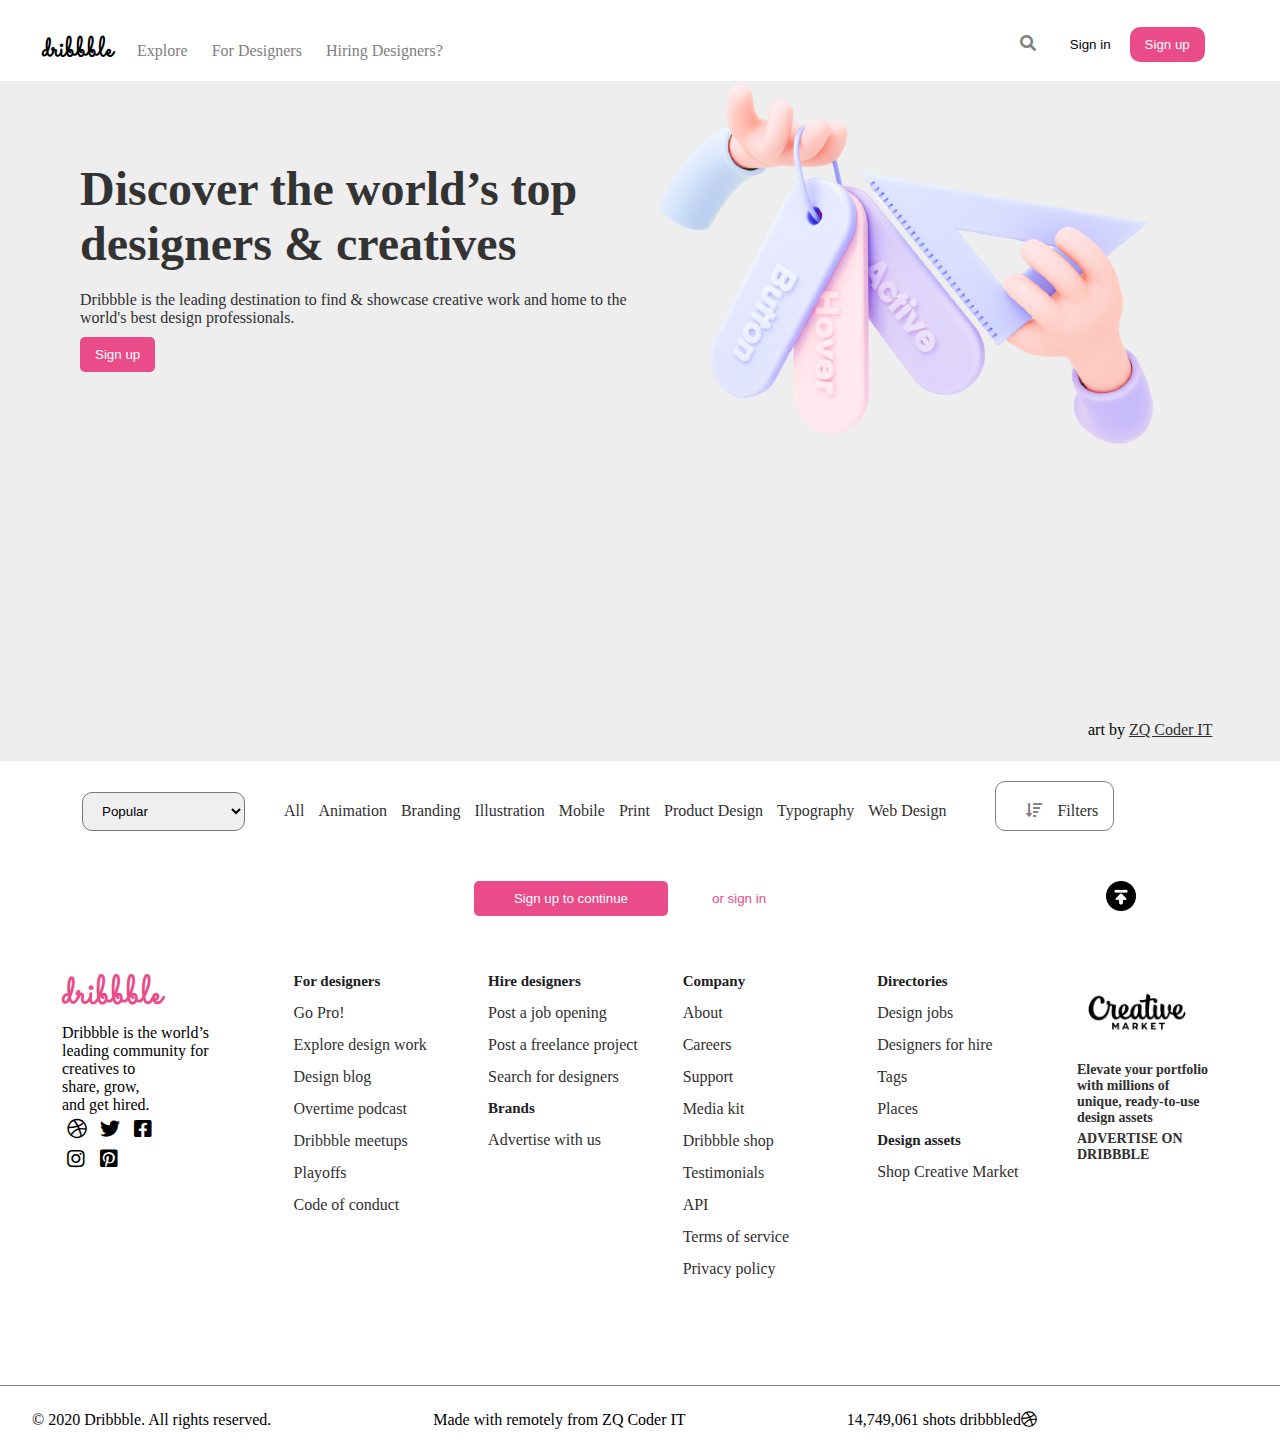
<file: Dribble/index.html>
<!DOCTYPE html>
<html>
<head>
	<meta charset="utf-8">
	<meta http-equiv="X-UA-Compatible" content="IE=edge">
	<title>Dribble</title>
	<link rel="stylesheet" href="assets/fonts/fontawesome/css/all.css">
	<link rel="stylesheet" href="assets/css/style.css">
</head>
<body>
	<div class="header">
		<div class="container">
			<div class="left">
				
		       <ul>

			     <li><a class="bb" href="#">dribbble </a></li>
			     <li><a href="#">Explore </a></li>
			     <li><a href="#">For Designers </a></li>
			     <li><a href="#">Hiring Designers?</a></li>
		       </ul>
            </div>
            <div class="right">
            	<i class="fas fa-search"></i>
            	<button>Sign in</button>
            	<button class="ab">Sign up</button>
            </div>
        </div>
	</div>
	
		<div class="main">
			<div class="one">
			   <h2>Discover the world’s top designers & creatives</h2>
 
               <p>Dribbble is the leading destination to find & showcase creative work and home to the world's best design professionals.</p>
               <button> Sign up</button>
             </div>

                <div class="two">
            	 <img src="assets/img/bgi.png" alt="">
            	</div>
           
	</div>
	<div class="art">
		<p>art by <a href="#">ZQ Coder IT</a></p>
	</div>


	<div class="bottom">
		<div class="container">
		<ul>
			<li>
				<select class="first">
					<option>Popular</option>
					<option>New & Noteworthy</option>
					<option>Goods for Sale</option>
				</select>
			</li>
			<li><a href="#">All</a></li>
			<li><a href="#">Animation</a></li>
			<li><a href="#">Branding</a></li>
			<li><a href="#">Illustration</a></li>
			<li><a href="#">Mobile</a></li>
			<li><a href="#">Print</a></li>
			<li><a href="#"> Product Design</a></li>
			<li><a href="#"> Typography</a></li>
			<li><a href="#"> Web Design</a></li>
			<li><a class="last" href="#"><i class="fas fa-sort-amount-down"></i>Filters</a></li>
		</ul>
	</div>
	</div>

	<div class="login">
		<button class="one" >Sign up to continue</button>
		<button>or sign in</button>
		<img src="assets/img/x.png" alt="">
	</div>


      <div class="footer">
      	<div class="container">
      	<div class="one">
      		<a class="bbb" href="#">dribbble </a>
      		<p>Dribbble is the world’s leading community for creatives to <br> share, grow, <br> and get hired.</p>
      		<i class="fab fa-dribbble"></i>
      		<i class="fab fa-twitter"></i>
      		<i class="fab fa-facebook-square"></i> <br>
      		<i class="fab fa-instagram"></i>
      		<i class="fab fa-pinterest-square"></i>

      	</div>

            <div class="two">
            	<ul>
            		<li><h3>For designers</h3></li>
            		<li><a href="#">Go Pro!</a></li>
            		<li><a href="#">Explore design work</a></li>
            		<li><a href="#">Design blog</a></li>
            		<li><a href="#">Overtime podcast</a></li>
            		<li><a href="#">Dribbble meetups</a></li>
            		<li><a href="#">Playoffs</a></li>
            		<li><a href="#">Code of conduct</a></li>
            	</ul>

            </div>

            <div class="three">
            	<ul>
            		<li><h3>Hire designers</h3></li>
            		<li><a href="#">Post a job opening</a></li>
            		<li><a href="#">Post a freelance project</a></li>
            		<li><a href="#">Search for designers</a></li>
            		<li><h3>Brands</h3></li>
            		<li><a href="#">Advertise with us</a></li>
            		
            	</ul>
            </div>

            <div class="four">
            	<ul>
            		<li><h3>Company</h3></li>
            		<li><a href="#">About</a></li>
            		<li><a href="#">Careers</a></li>
            		<li><a href="#">Support</a></li>
            		<li><a href="#">Media kit</a></li>
            		<li><a href="#">Dribbble shop</a></li>
            		<li><a href="#">Testimonials</a></li>
            		<li><a href="#">API</a></li>
            		<li><a href="#">Terms of service</a></li>
            		<li><a href="#">Privacy policy</a></li>
            	</ul>
            </div>

            <div class="five">

            	<ul>
            		<li><h3>Directories</h3></li>
            		<li><a href="#">Design jobs</a></li>
            		<li><a href="#">Designers for hire</a></li>
            		<li><a href="#">Tags</a></li>
            		<li><a href="#">Places</a></li>
            		<li><h3>Design assets</h3></li>
            		<li><a href="#">Shop Creative Market</a></li>
            	</ul>

            </div>


            <div class="six">
            	<img src="assets/img/creative.png" alt="">
            	<h4>Elevate your portfolio with millions of unique, ready-to-use design assets</h4>
            	<h5>ADVERTISE ON DRIBBBLE</h5>
            </div>



              </div>
       </div>

      <div class="footer-bottom">
	      <div class="container">
	        <div class="first"><p>© 2020 Dribbble. All rights reserved.</p>      
           </div>
           <div class="second">
           	<p>Made with remotely from ZQ Coder IT</p>
           </div>
           <div class="third">
           	<p>14,749,061 shots dribbbled<i class="fab fa-dribbble"></i></p>
           </div>
          </div>
     </div>


</body>
</html>
</file>
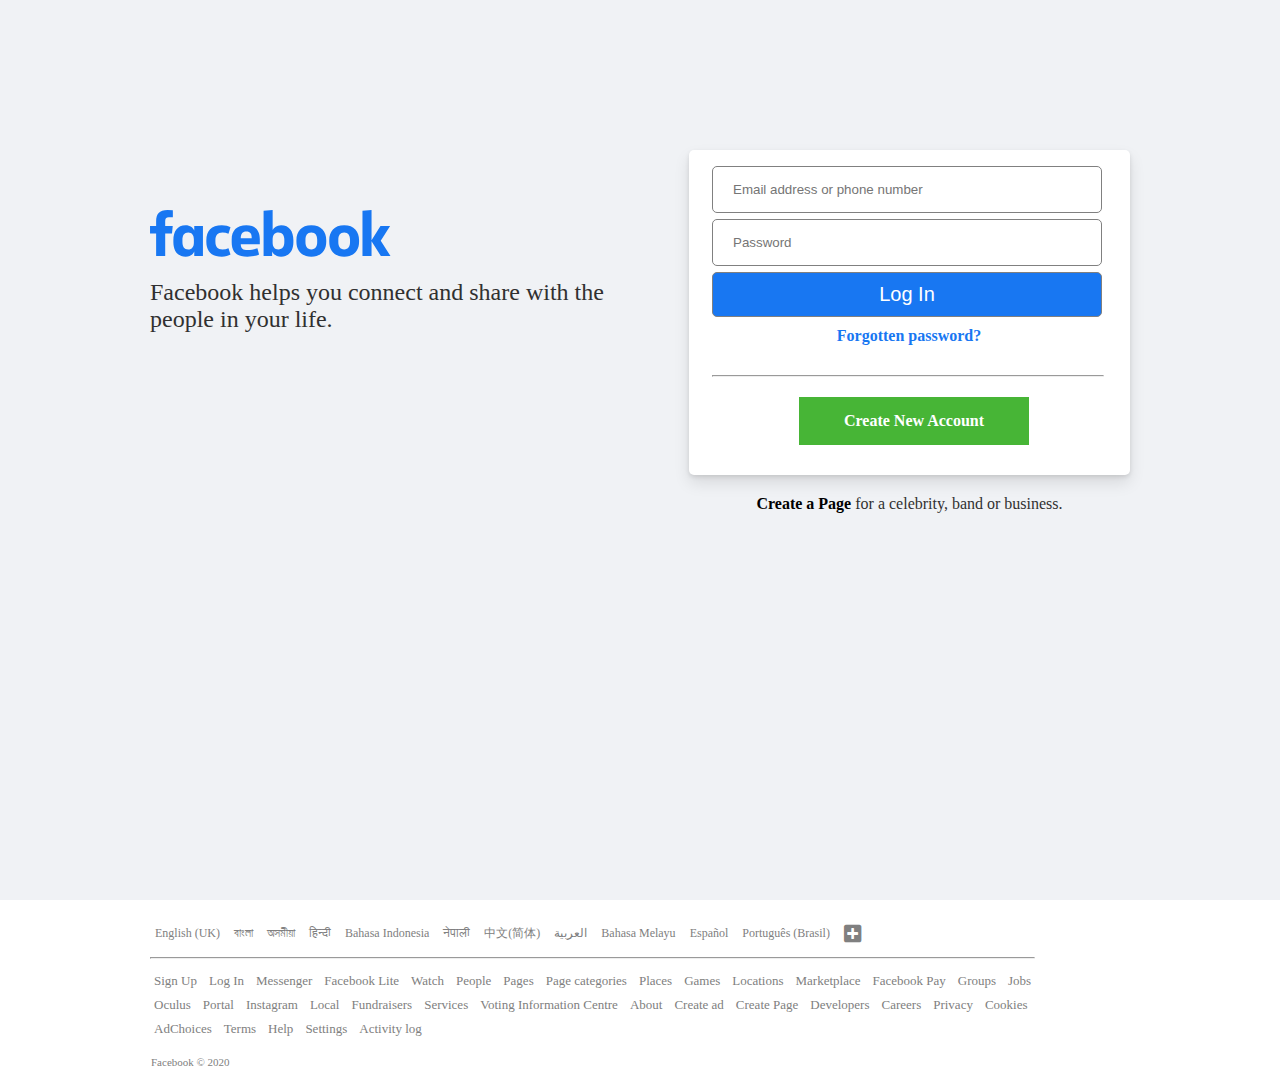
<file: Facebook/index.html>
<!DOCTYPE html>
<html>
<head>
	<meta charset="utf-8">
	<meta http-equiv="X-UA-Compatible" content="IE=edge">
	<title>Facebook - log in or sign up</title>

	<link rel="stylesheet" href="assets/fonts/fontawesome/css/all.css">
	<link rel="stylesheet" href="assets/css/style.css">
	<link rel="shortcut icon" href="assets/img/icon.ico" type="image/x-icon">
</head>
<body>
	<div class="fb-auth">
		<div class="container">
	       <div class="fb-left">
		     <img src="assets/img/facebook.svg" alt="">
		      <h2>Facebook helps you connect and share with the people in your life.</h2>
            </div>
            <div class="fb-right">
         	    <div class="login-area">
         		  <form action="">
         			<input type="text" placeholder="Email address or phone number">
         			<input type="password" placeholder="Password">
         			<input class="log" type="submit" value="Log In">
         		  </form>
         		  <a class="forget" href="#">Forgotten password?</a>
         		  <hr>
         		  <a class="create" href="#">Create New Account</a>
         		
         	   </div>
         	  <p><a href="#">Create a Page</a> for a celebrity, band or business.</p>
           </div>
	    </div>
	</div>

	

	<div class="footer-top">
		<ul>
			<li><a href="#">English (UK)</a></li>
			<li><a href="#">বাংলা</a></li>
			<li><a href="#">অসমীয়া</a></li>
			<li><a href="#">हिन्दी</a></li>
			<li><a href="#">Bahasa Indonesia</a></li>
			<li><a href="#">नेपाली</a></li>
			<li><a href="#">中文(简体)</a></li>
			<li><a href="#">العربية</a></li>
			<li><a href="#">Bahasa Melayu</a></li>
			<li><a href="#">Español</a></li>
			<li><a href="#">Português (Brasil)</a></li>
			<li><a href="#"><i class="fas fa-plus-square"></i></a></li>
		</ul>
		<hr>
	
</div>
	<div class="footer-bottom">
		<ul>
			<li><a href="#">Sign Up</a></li>
			<li><a href="#">Log In</a></li>
			<li><a href="#">Messenger</a></li>
			<li><a href="#">Facebook Lite</a></li>
			<li><a href="#">Watch</a></li>
			<li><a href="#"> People</a></li>
			<li><a href="#">Pages</a></li>
			<li><a href="#">Page categories</a></li>
			<li><a href="#">Places</a></li>
			<li><a href="#">Games</a></li>
			<li><a href="#">Locations</a></li>
			<li><a href="#">Marketplace</a></li>
			<li><a href="#">Facebook Pay</a></li>
			<li><a href="#">Groups</a></li>
			<li><a href="#">Jobs</a></li>
			<li><a href="#">Oculus</a></li>
			<li><a href="#">Portal</a></li>
			<li><a href="#">Instagram</a></li>
			<li><a href="#">Local</a></li>
			<li><a href="#">Fundraisers</a></li>
			<li><a href="#">Services</a></li>
			<li><a href="#">Voting Information Centre</a></li>
			<li><a href="#">About</a></li>
			<li><a href="#">Create ad</a></li>
			<li><a href="#">Create Page</a></li>
			<li><a href="#"> Developers</a></li>
			<li><a href="#">Careers</a></li>
			<li><a href="#">Privacy</a></li>
			<li><a href="#">Cookies</a></li>
			<li><a href="#"> AdChoices</a></li>
			<li><a href="#">Terms</a></li>
			<li><a href="#">Help</a></li>
			<li><a href="#">Settings</a></li>
			<li><a href="#">Activity log</a></li>
		</ul>
		<p>Facebook © 2020</p>
	</div>












	
</body>
</html>
</file>
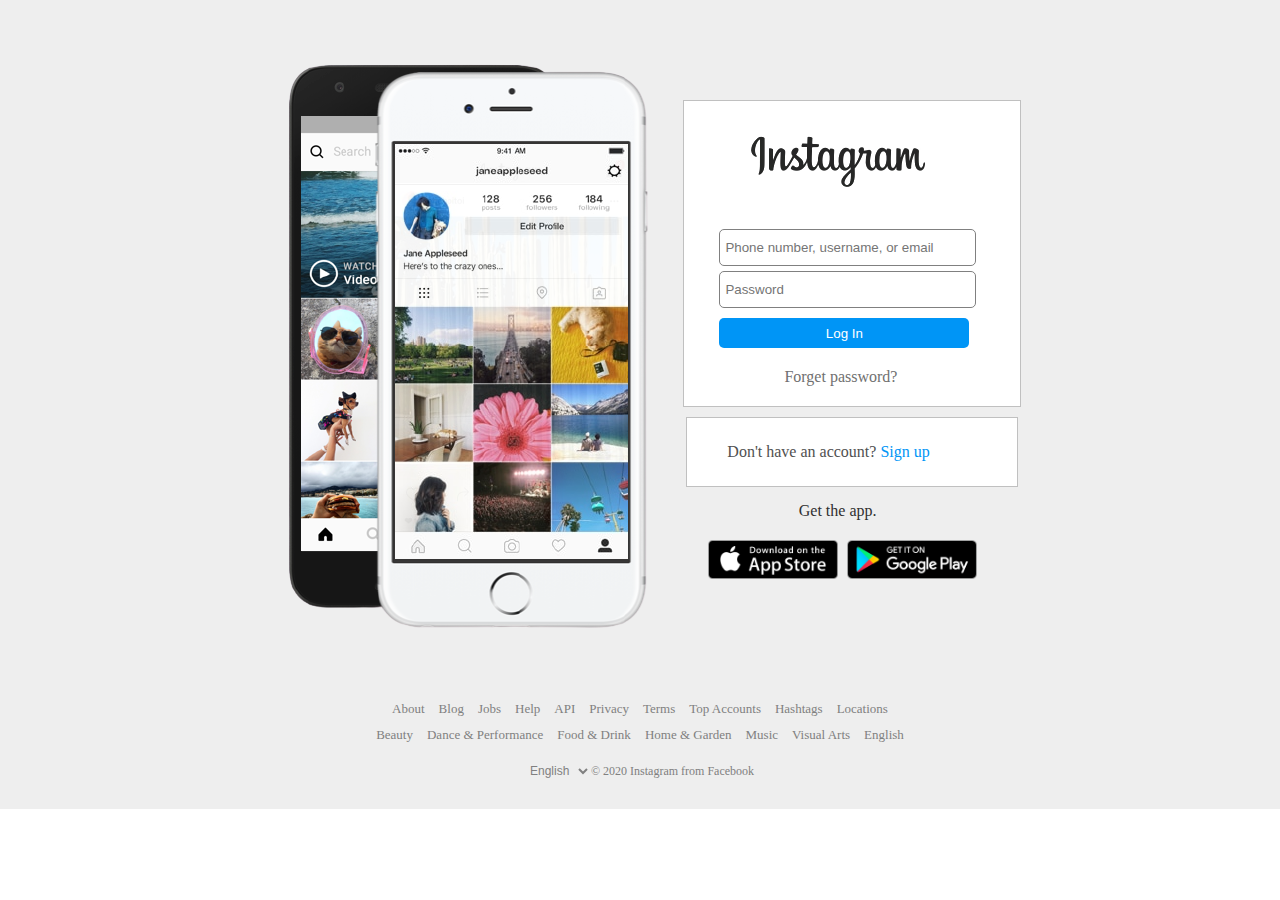
<file: Instagram/index.html>
<!DOCTYPE html>
<html>
<head>
	<meta charset="utf-8">
	<meta http-equiv="X-UA-Compatible" content="IE=edge">
	<title>Instagram</title>
	<link rel="stylesheet" href="assets/css/style.css">
	<link rel="shortcut icon" href="assets/img/instagram.png" type="image/x-icon">
</head>
<body>
	<div class="main">
		  <div class="container">
			<div class="left">
		   <img src="assets/img/mobile.png" alt="">
	       </div>
          
        <div class="right">
	    <div class="top">
	    	<img src="assets/img/logo.png" alt="">
	    	<input type="email" placeholder="Phone number, username, or email">
	    	<input type="password" placeholder="Password">

	    	<button>Log In</button>

	    	<a href="#">Forget password?</a>
	    	 </div>

	    	<div class="bottom">
	    	<p>Don't have an account? <a class="sign-up" href="#">Sign up</a></p>
            </div>
            <div class="down">
                <p>Get the app.</p>
                <img src="assets/img/apple.png" alt="">
                <img src="assets/img/google.png" alt="">
            </div>

               </div>
	    	 </div>
           </div>
       </div>
            


        <div class="footer">
            <div class="container">
             <ul>
            	<li><a href="#">About</a></li>
            	<li><a href="#">Blog</a></li>
            	<li><a href="#">Jobs</a></li>
            	<li><a href="#">Help</a></li>
            	<li><a href="#">API</a></li>
            	<li><a href="#">Privacy</a></li>
            	<li><a href="#">Terms</a></li>
            	<li><a href="#">Top Accounts</a></li>
            	<li><a href="#">Hashtags</a></li>
            	<li><a href="#">Locations</a></li><br>
            	<li><a href="#">Beauty</a></li>
            	<li><a href="#">Dance & Performance</a></li>
            	<li><a href="#">Food & Drink</a></li>
            	<li><a href="#">Home & Garden</a></li>
            	<li><a href="#">Music</a></li>
            	<li><a href="#">Visual Arts</a></li>
            	<li><a href="#">English</a></li>
            	<p>
                <select>
                    <option >English</option>
                    <option>Bangla</option>
                    <option>Hindi</option>
                    <option>Portugal</option>
                    <option>French</option>
                    <option>Italic</option>
                    
                </select>© 2020 Instagram from Facebook</p>
             </ul>
          
	    </div>
	</div>











	
</body>
</html>
</file>
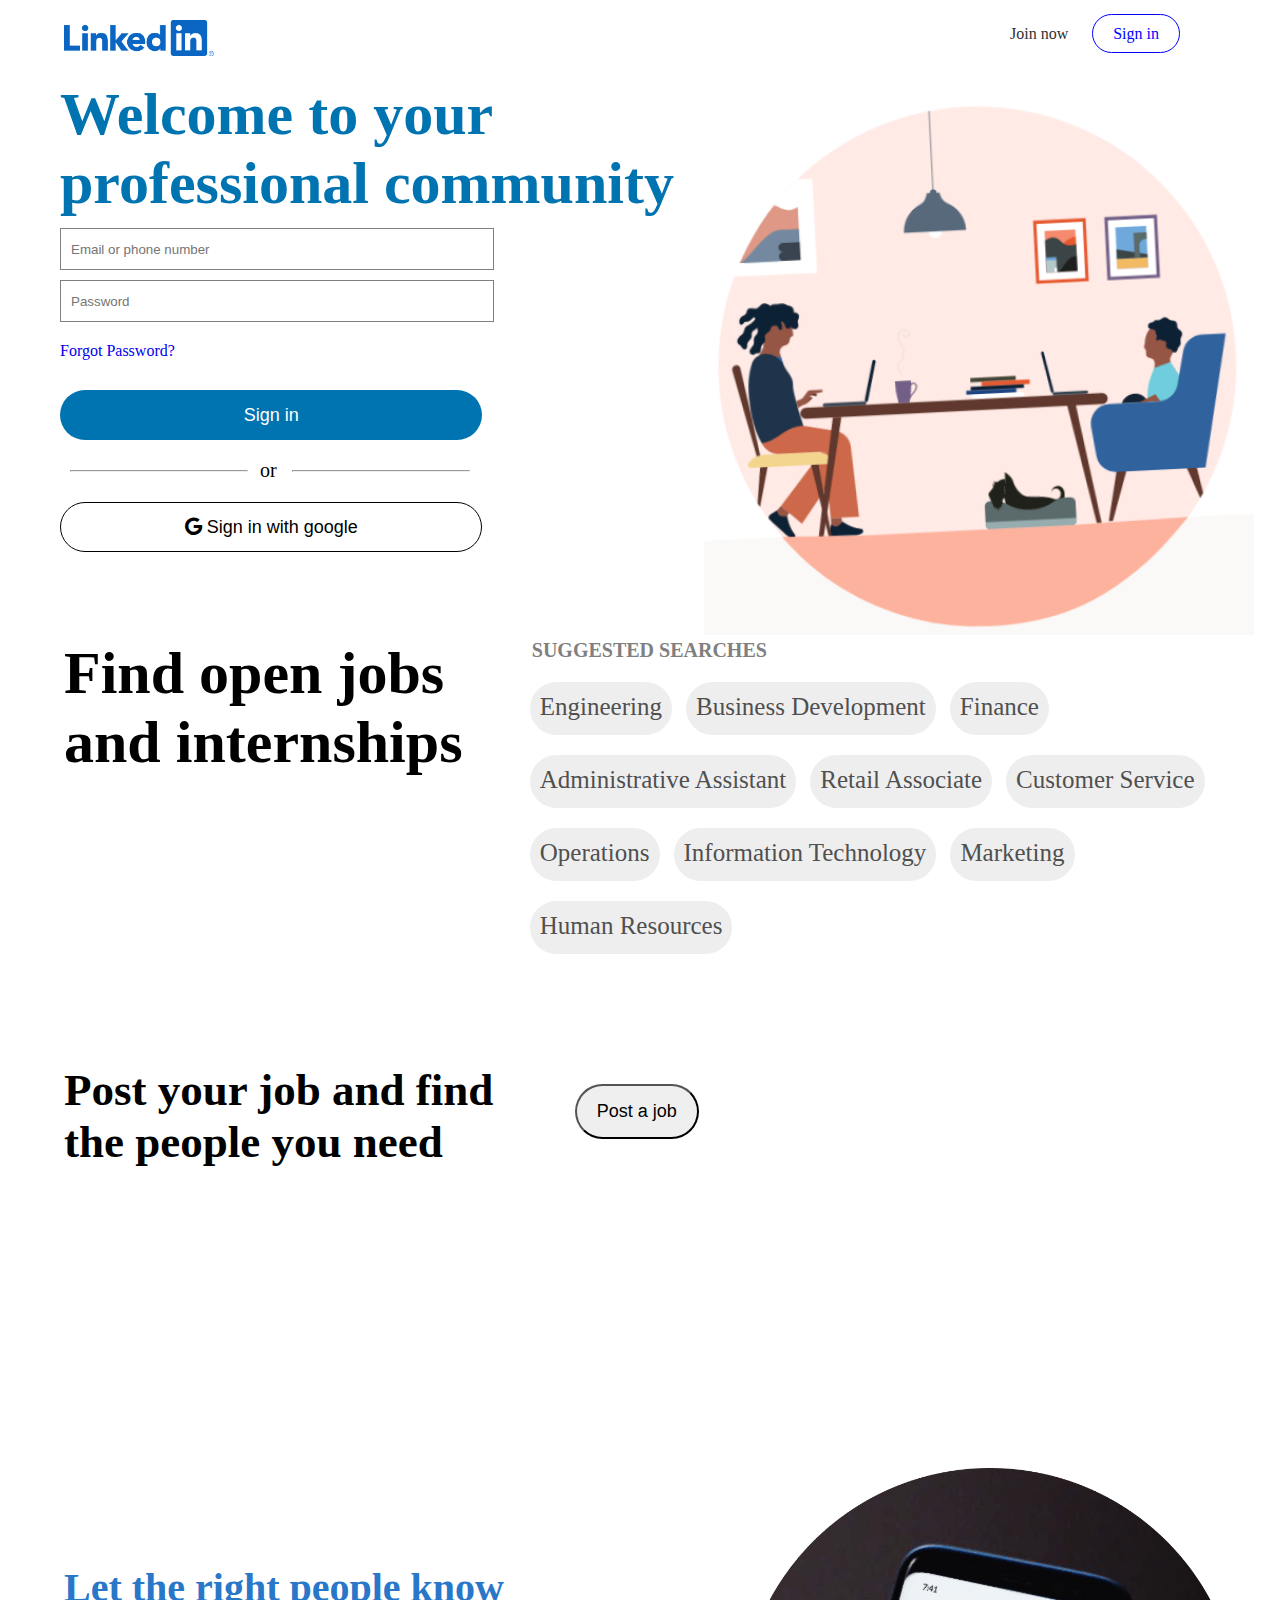
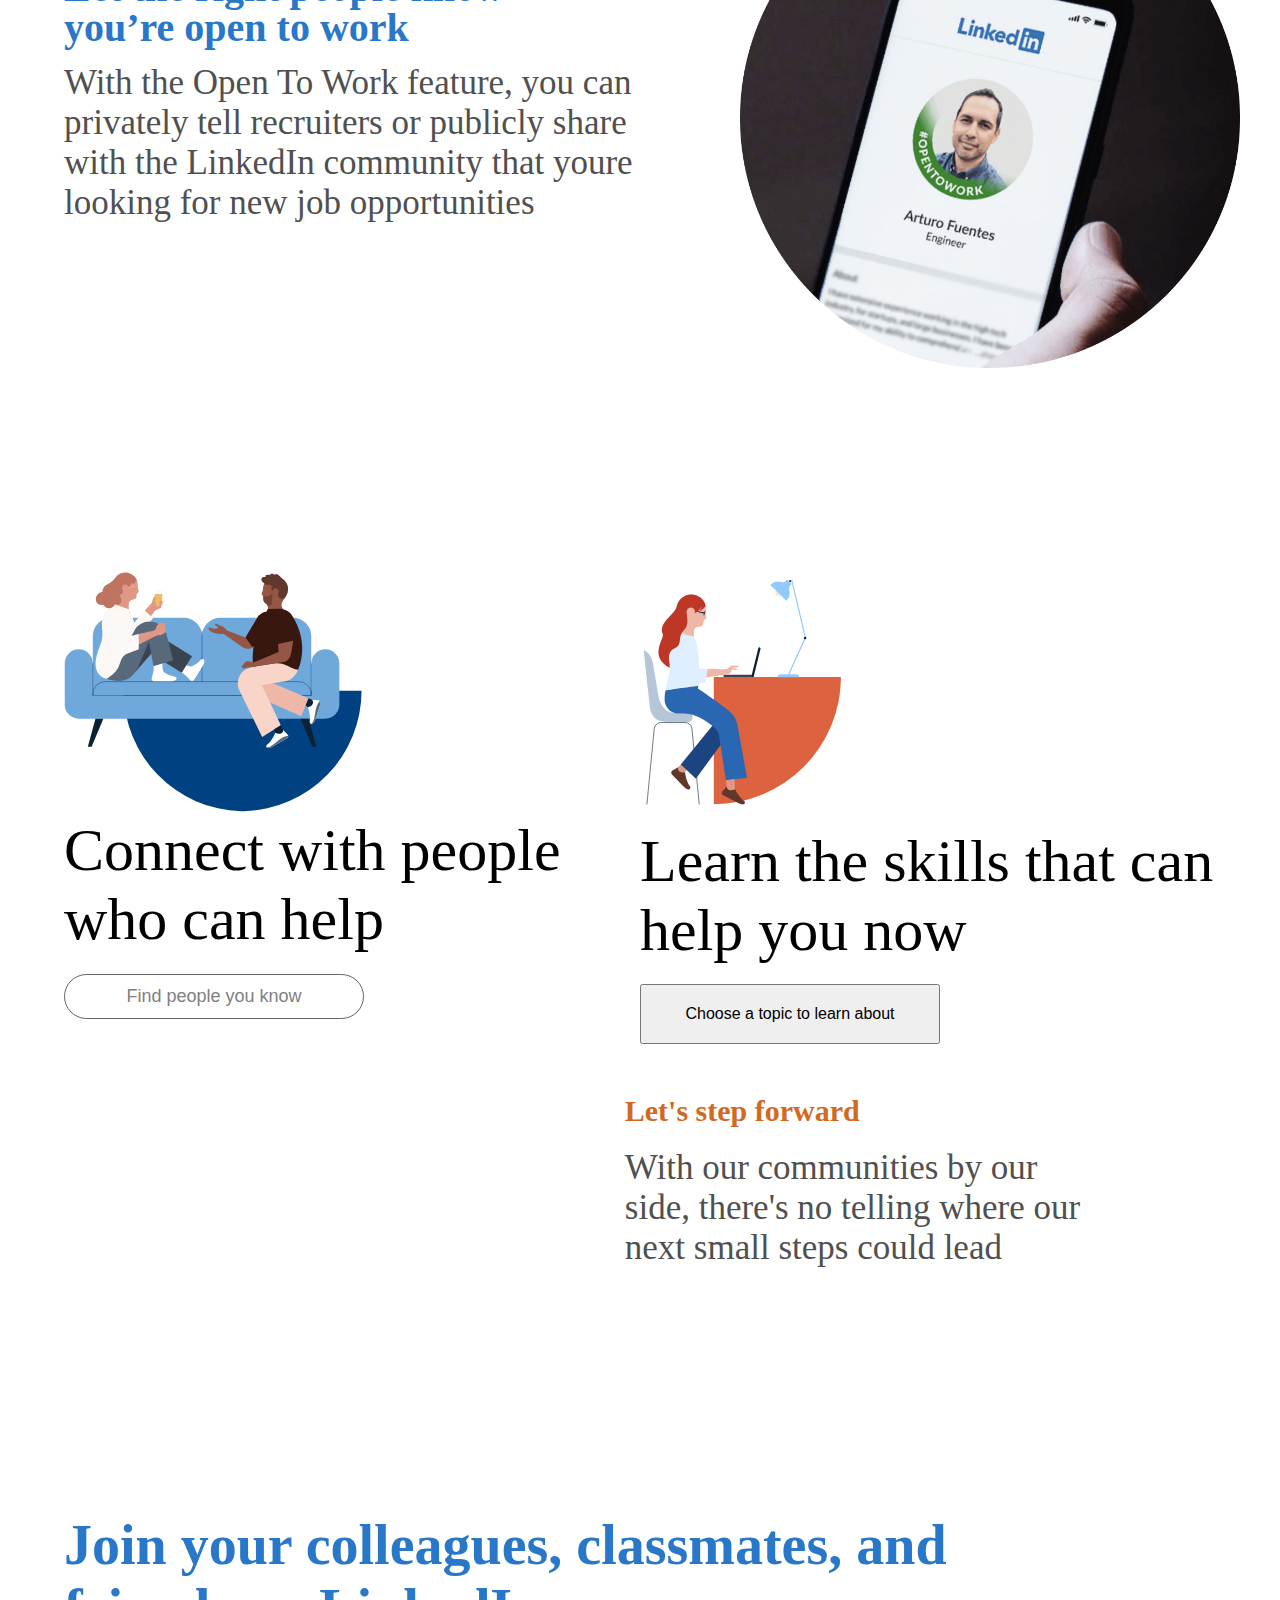
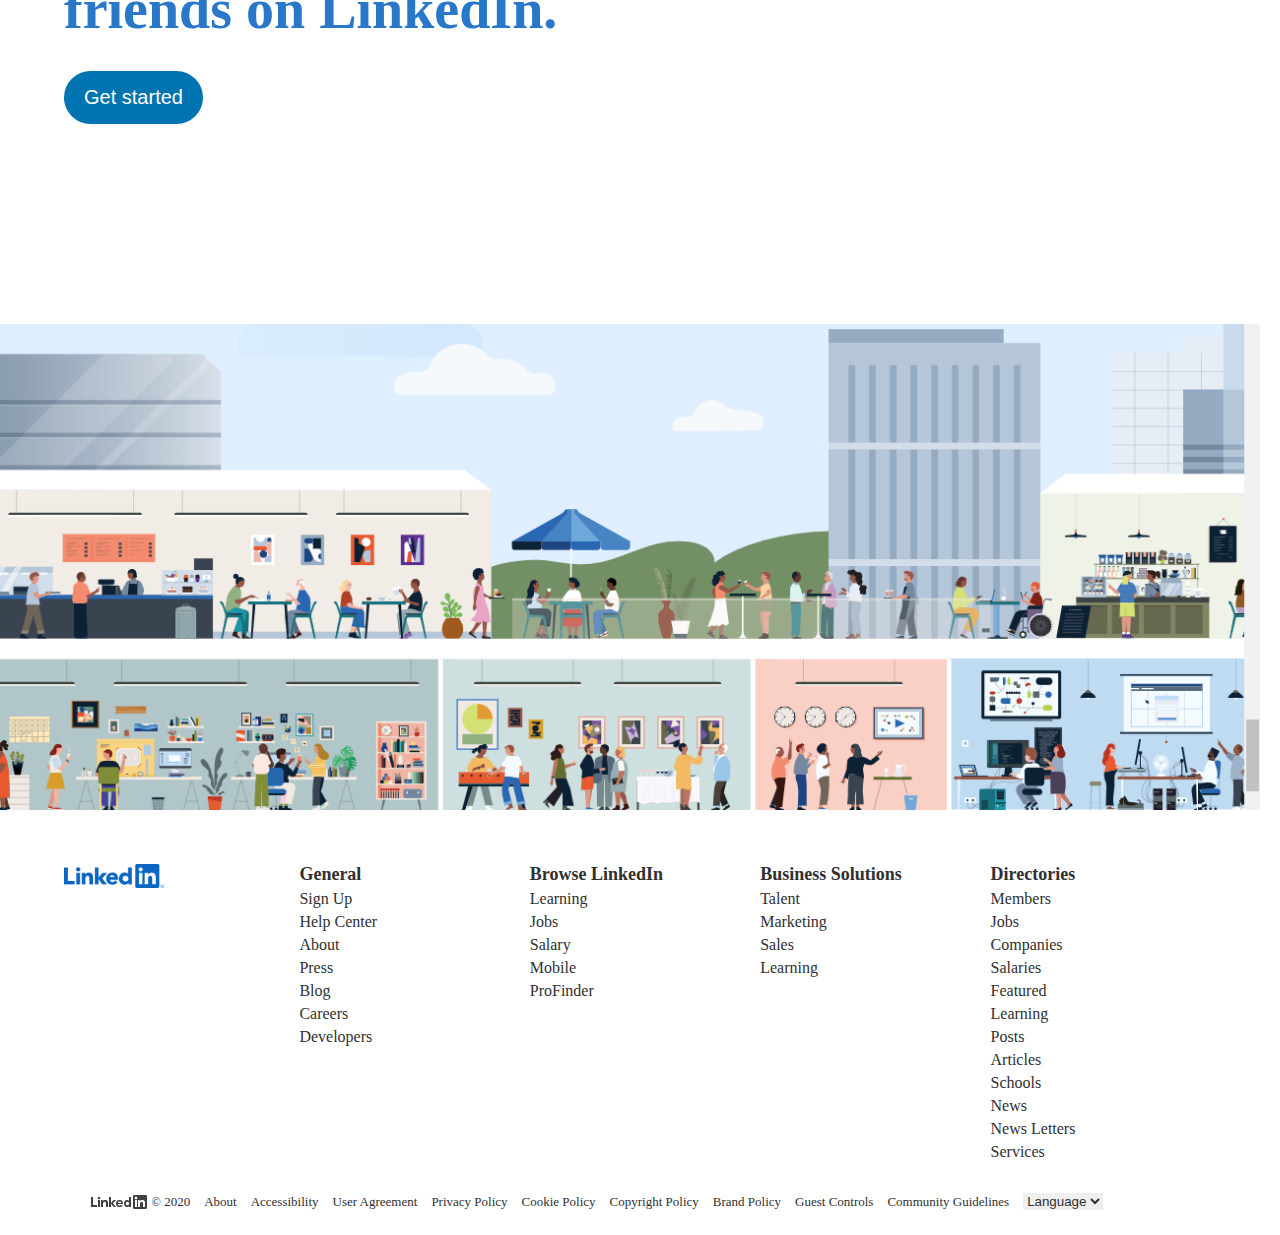
<file: Linkedin/index.html>
<!DOCTYPE html>
<html>
<head>
	<meta charset="utf-8">
	<meta http-equiv="X-UA-Compatible" content="IE=edge">
	<title>Linkedin: Log in</title>
	<link rel="stylesheet" href="assets/fonts/fontawesome/css/all.css">
	<link rel="stylesheet" href="assets/css/style.css">
	<link rel="shortcut icon" href="assets/img/favicon.ico" type="image/x-icon">
</head>
<body>
	<div class="header">
		<div class="container">
		<div class="logo">
			<img src="assets/img/logo.png" alt="">
		</div>
		<div class="header-right">
			<a class="one" href="#">Join now</a>
			<a class="two" href="#">Sign in</a>
		</div>
		</div>
	</div>



	<div class="middle">
		<div class="left">
	       <h2>Welcome to your professional community</h2>
           <input type="email" placeholder="Email or phone number">
           <input type="password" placeholder="Password">
           <a href="#">Forgot Password?</a>
           <button class="one">Sign in</button>
           <hr class="left-one"> <p>or</p><hr class="left-two">
           <button class="two"><i class="fab fa-google"></i>   Sign in with google</button>
        </div>

        <div class="right">
        	<img src="assets/img/meeting.png" alt="">
        </div>
    </div>


      <div class="jobs">
      	<div class="container">
      		<div class="jobs-left">
      			<h2>Find open jobs and internships</h2>
      		</div>
      		<div class="jobs-right">
      			<h3>SUGGESTED SEARCHES</h3>
      			<ul>
      				<li><a href="#">Engineering</a></li>
      				<li><a href="#">Business Development</a></li>
      				<li><a href="#">Finance</a></li>
      				<li><a href="#">Administrative Assistant</a></li>
      				<li><a href="#">Retail Associate</a></li>
      				<li><a href="#">Customer Service</a></li>
      				<li><a href="#">Operations</a></li>
      				<li><a href="#">Information Technology</a></li>
      				<li><a href="#">Marketing</a></li>
      				<li><a href="#">Human Resources</a></li>
      			</ul>
      		</div>
      	</div>
      </div>



      <div class="post">
      	<div class="container">
      		<div class="post-left"><h4>Post your job and find the people you need</h4>
      		</div>
      		<div class="post-right"><button>Post a job</button>
      		</div>
      		
      	</div>
      </div>



      <div class="people">
      	<div class="container">
      		<div class="people-left">
      			<h4>Let the right people know <br> you’re open to work</h4>
      			<p>With the Open To Work feature, you can privately tell recruiters or publicly share with the LinkedIn community that youre looking for new job opportunities</p>
      		</div>
      		<div class="people-right">
      			<img src="assets/img/right.png" alt="">
      		</div>
      	</div>
      </div>



      <div class="relation">
      	<div class="container">
      	<div class="relation-left">
      		<img src="assets/img/couple.svg" alt="">
      		<p>Connect with people who can help</p>
      		<button>Find people you know</button>
      	</div>
      	<div class="relation-right">
      		<img src="assets/img/single.svg" alt="">
      		<p>Learn the skills that can help you now</p>
      		<button>Choose a topic to learn about</button>
      	</div>
        </div>
      </div>

<div class="video">
	<div class="container">
	<div class="video-left">
		<iframe src="https://www.youtube.com/embed/EEikRQ58NwM" frameborder="0" allow="accelerometer; autoplay; clipboard-write; encrypted-media; gyroscope; picture-in-picture" allowfullscreen></iframe>
	</div>
	<div class="video-right">
		<h5>Let's step forward</h5>
		<p>With our communities by our side, there's no telling where our next small steps could lead</p>
	</div>
</div>
</div>

<div class="footer-pic">
	<div class="container">
	<h6>Join your colleagues, classmates, and <br> friends on LinkedIn.</h6>
	<button>Get started</button>
	</div>
</div>

<div class="pic">
	<img src="assets/img/footer.png" alt="">
</div>


<div class="footer">
	<div class="container">
		<div class="aa">
			<img src="assets/img/logo.png" alt="">
		</div>

		<div class="bb">

			<ul>
				<h2>General</h2>
				<li><a href="#">Sign Up</a></li>
				<li><a href="#">Help Center</a></li>
				<li><a href="#">About</a></li>
				<li><a href="#">Press</a></li>
				<li><a href="#">Blog</a></li>
				<li><a href="#">Careers</a></li>
				<li><a href="#">Developers</a></li>
			</ul>
		</div>

		<div class="cc">
			<ul>
				<h2>Browse LinkedIn</h2>
				<li><a href="#">Learning</a></li>
				<li><a href="#">Jobs</a></li>
				<li><a href="#">Salary</a></li>
				<li><a href="#">Mobile</a></li>
				<li><a href="#">ProFinder</a></li>
			</ul>
		</div>

		<div class="dd">
			<ul>
				<h2>Business Solutions</h2>
				<li><a href="#">Talent</a></li>
				<li><a href="#">Marketing</a></li>
				<li><a href="#">Sales</a></li>
				<li><a href="#">Learning</a></li>
			</ul>
		</div>

		<div class="ee">
			<ul>
				<h2>Directories</h2>
				<li><a href="#">Members</a></li>
				<li><a href="#">Jobs</a></li>
				<li><a href="#">Companies</a></li>
				<li><a href="#">Salaries</a></li>
				<li><a href="#">Featured</a></li>
				<li><a href="#">Learning</a></li>
				<li><a href="#">Posts</a></li>
				<li><a href="#">Articles</a></li>
				<li><a href="#">Schools</a></li>
				<li><a href="#">News</a></li>
				<li><a href="#">News Letters</a></li>
				<li><a href="#">Services</a></li>
			</ul>
		</div>

	</div>
</div>





<div class="footer-bottom">
	<div class="container">
	

	<ul>
		<li><a class="x" href="#"><img src="assets/img/Screenshot_1.png" alt=""></a></li>
		<li><a href="#">© 2020</a></li>
		<li><a href="#">About</a></li>
		<li><a href="#">Accessibility</a></li>
		<li><a href="#">User Agreement</a></li>
		<li><a href="#">Privacy Policy</a></li>
		<li><a href="#">Cookie Policy</a></li>
		<li><a href="#">Copyright Policy</a></li>
		<li><a href="#">Brand Policy</a></li>
		<li><a href="#">Guest Controls</a></li>
		<li><a href="#">Community Guidelines</a></li>
		<li>
			<select>
				<option>Language</option>
				<option>English</option>
				<option>Bangla</option>
				<option>Hindi</option>
				<option>Urdu</option>
			</select>
		</li>

	</ul>
</div>
</div>






</body>
</html>
</file>
<file: Dribble/assets/css/style.css>
/* reset code start */

@import url('https://fonts.googleapis.com/css2?family=Poppins:wght@200&family=Sacramento&display=swap');
*{
	margin: 0;
	padding: 0;
}

a{
	text-decoration: none;
}

li{
	list-style: none;
}

.container{
	width: 95%;
	margin: auto;
}
/* reset code end */

.header{
	width: 100%;
	background-color: white;
	
}

.header:after{
	content: '';
	display: block;
	clear: both;
}

.header .left{
	float: left;
	width: 60%;
}

.header .left ul{
	float: left;
	margin-top: 20px;
}

.header .left .img a{
	width: 100px;
	margin-top: 10px;
	float: left;

}
.header .left .bb{
	font-family: 'Sacramento', cursive;
	font-size: 28px;
	color: #000;
	font-weight: 800;
}

.header .left ul li{
	display: inline-block;

}

.header .left ul li a{
    display: inline-block;
    padding: 10px;
    color: #808080;
}

.header .left ul li:hover a{
color: #303030;
}

.header .right {
	width: 40%;
	float: left;
	margin-left: 76%;
	margin-top: 25px;
	margin-bottom: 10px;
	position: absolute;
}

.fas{
	padding: 0px 15px;
	cursor: pointer;
	padding-top: 10px;
	color: #808080;
}

.right button{
	padding: 10px 15px;
	background-color: white;
	border-radius: 10px;
	border: none;
	outline: none;
	cursor: pointer;
}

.right .ab{
	background-color: #ea4c89;
	color: white;
}

.right .ab:hover{
	background-color: #f082ac;
	color: white;
}
.main{
	width: 100%;
	height: 70vh;
	background-color: #eee;

}   

.main .one{
	width: 45%;
	float: left;
	margin-left: 80px;
}

.main .one h2{
	margin-top: 80px;
	font-size: 48px;
	color: #333;
	width: 700px;
}

.main .one p{
	margin-top: 20px;
	font-size: 16px;
	font-weight: 400;
	color: #303030;
}

.main .one button{
	padding: 10px 15px;
	background-color: #ea4c89;
	border-radius: 5px;
	border: none;
	outline: none;
	margin-top: 10px;
	color: white;
	cursor: pointer;
}

.main .one button:hover{
	background-color: #f082ac;
}

.main .two{
	width: 45%;
	float: left;
}

.main img{
width: 500px;
}

.art{
	width: 100%;
	height: 50px;
	background-color: #eee;
}

.art p{
 margin-left: 85%;
 margin-top: 10px;
 margin-bottom: 400px;
 position: absolute;

}

.art p a{
	text-decoration: underline;
	color: #303030;
}

.bottom {
 width: 100%;
 background-color: white;
 margin-top: 20px;
}

.bottom ul{
	margin-left: 50px;
}

.bottom ul li{
	display: inline-block;
}

.bottom ul li a{
	display: inline-block;
	color: #303030;
	padding: 5px;
}

.bottom .first{
padding: 10px 15px;
border-radius: 10px;
margin-right: 30px;
}

.bottom .last{
	margin-left: 40px;
	padding: 10px 15px;
	border: 1px solid #808080;
	border-radius: 10px;
}

.login{
	margin-top: 50px;
	width: 100%;
	text-align: center;
	margin-bottom: 50px;

}

.login button{
	display: inline-block;
	padding: 10px 40px;
	color: #ea4c89;
	cursor: pointer;
	border: none;
	background-color: white;

}

.login button:hover{
	color: #f082ac;
}

.login .one{
    background-color: #ea4c89;
    color: white;
    border-radius: 5px;
    border: none;
    outline: none;
}

.login .one:hover{
	background-color: #f082ac;
	color: white;
}

.login img{
	width: 30px;
	margin-left:300px;
	position: absolute;
	cursor: pointer;
}


/* footer start */

.footer{
	width: 100%;
	margin-left: 30px;
	margin-bottom: 100px;

}

.footer:after{
	content: '';
	display: block;
	clear: both;
}

.footer ul{
	margin-left: 30px;
}

.footer ul li{
	padding: 7px;

}

.footer ul li h3{
	font-size: 15px;
	color: #202020;
}
.footer ul li a{
	color: #303030;
}
.footer .one{
	width: 16%;
	float: left;
}
.footer .one i{
	font-size: 20px;
	width: 10%;
	padding: 5px;
}

.footer .one p{
	width: 80%;
}

.footer .one .bbb{
	font-family: 'Sacramento', cursive;
	font-size: 40px;
	color: #ea4c89;
	font-weight: 800;
}

.footer .two{
	width: 16%;
	float: left;
}


.footer .three{
	width: 16%;
	float: left;
}


.footer .four{
	width: 16%;
	float: left;
}


.footer .five{
	width:17%;
	float: left;
}


.footer .six{
	width: 16%;
	float: left;
	margin-left: 30px;
}

.footer .six h4{
	width: 70%;
	font-size: 14px;
	color: #303030;
}

.footer .six h5{
	width: 70%;
	font-size: 14px;
	color: #303030;
	margin-top: 5px;
}

.footer .six img{
	width: 120px;
}
.footer-bottom:after{
	content: '';
	display: block;
	clear: both;
}
.footer-bottom{
	border-top: 1px solid #808080;
	margin-bottom: 25px;
}
.footer-bottom .first{
	width: 33%;
	float: left;
	margin-top: 25px;
}


.footer-bottom .second{
	width: 33%;
	float: left;
	margin-top: 25px;
}

.footer-bottom .third{
	width: 33%;
	float: right;
	margin-top: 25px;
}
</file>
<file: Facebook/assets/css/style.css>
/*  reset code start */
*{
	margin: 0;
	padding: 0;
}
a{
	text-decoration: none;
}
 
 .container{
 	width: 980px;
 	margin: auto; 
 	padding-top: 150px; 
 }
 /*reset code end*/

.fb-auth{
	width: 100%;
	height: 100vh;
	background-color: #f0f2f5;
}
.fb-auth:after{
	content: '';
	display: block;
	clear: both;
}

.fb-auth .fb-left img{
	width: 300px;
	margin-left: -30px;
	margin-top: 30px;
	position: absolute;

}
.fb-auth .fb-left{
	width: 55%;
	float: left;
}

.fb-auth .fb-left h2{
	font-family: tahoma;
	font-weight: normal;
	color: #303030;
	width: 85%;
	margin-top: 129px;
}

.fb-auth .fb-right{
	width: 45%;
	float: left;
	display: inline-block;

}

.fb-auth .fb-right .login-area{
	background-color: white;
	padding: 10px;
	box-sizing: border-box;
	border-radius: 5px;
	width: 100%;
	box-shadow: 0 2px 4px rgba(0, 0, 0, .1), 0 8px 16px rgba(0, 0, 0, .1);
	
}

.fb-auth .fb-right .login-area input{
	display: block;
	padding: 15px 20px;
	width: 348px;
	margin-left: 13px;
	margin-top: 6px;
	border: 1px solid #808080;
	outline: none;
	border-radius: 5px;
	
}
.fb-auth .fb-right .login-area input:focus{
	border:1px solid #1877f2;
}



.fb-auth .fb-right .login-area .log{
	width: 390px;
	padding: 10px;
	background-color: #1877f2;
	font-size: 20px;
	color: #fff;
}

.fb-auth .fb-right .login-area .log:hover{
	background-color: #166fe5;
}

.fb-auth .fb-right .login-area .forget{
	display: block;
	padding: 10px 45px;
	width: 290px;
	margin-left: 20px;
	text-align: center;
	color: #1877f2;
	background-color: transparent;
}

.fb-auth .fb-right .login-area .forget:hover{
	text-decoration: underline;
}

.fb-auth .fb-right .login-area hr{
	margin-top: 20px;
	width: 390px;
	margin-left: 13px;
	color: #808080;
}

.fb-auth .fb-right .login-area .create{
	display: block;
	padding: 15px;
	width: 200px;
	margin-left: 100px;
	margin-top: 20px;
	margin-bottom: 20px;
	text-align: center;
	background-color: #47b536;
	color: #fff;
	font-weight: 700;
}

.fb-auth .fb-right .login-area .create:hover{
	background-color: #36A420;
	text-decoration: none;
}

.fb-auth .fb-right p{
	text-align: center;
	margin: 20px;
	color: #303030;
	background-color: transparent;
}
.fb-auth .fb-right a{
	color: #000;
	font-weight: 400;
	font-weight: bold;
}

.fb-auth .fb-right a:hover{
	text-decoration: underline;
}

.footer-top ul{
	margin-left: 150px;
	margin-top: 20px;
	margin-bottom: 10px;
}

.footer-top ul li{
	display: inline-block;
	padding: 5px;
	
	font-size: 12px;
}

.footer-top .fas{
	margin-top: -8px;
	font-size: 20px;
	position: absolute;
}

.footer-top hr{
	width: 69%;
	margin-left: 150px;
}


.footer-top ul li a{
	color: #808080;
}

.footer-bottom ul{
	margin-left: 150px;
	margin-top: 10px;
    width: 70%;

}

.footer-bottom ul li{
	display: inline-block;
	padding: 4px;
	color: #808080;
	font-size: 13px;

}

.footer-bottom ul li a{
	color: #808080;
}

.footer-bottom p{
	margin-left: 151px;
	font-size: 11px;
	margin-top: 15px;
	margin-bottom: 15px;
	color: #808080;
}
</file>
<file: Instagram/assets/css/style.css>
/* reset code start */

*{
	margin: 0;
	padding: 0;
}
a{
	text-decoration: none;
}

li{
	list-style: none;
}
.container{
	width: 60%;
	margin:auto;
}
/* reset code end */

.main{
	width: 100%;
	background-color: #eee;
}

.main:after{
	content: '';
	display: block;
	clear: both;
}

.main .left{
	width: 55%;
	float: left;
	margin-top: 50px;
}

.main .right{
	width: 44%;
	float: left;
	margin-top: 100px;
	margin-left: 5px;
}
.main .right .down{
	margin-left: 20px;
}
.main .right .down p{
	margin-top: 15px;
	margin-left: 30%;
	color: #303030;
}
.main .right .down img{
	margin-top: 20px;
	width: 130px;
	margin-left: 5px;
	cursor: pointer;
}


.main .right .bottom{
    border: 1px solid black;
}

.main .right .top{
	border: 1px solid #c0c0c0;
	background-color: #fff;
}

.main .right .top input{
    display: block;
    margin-left: 35px;
    margin-top: 5px;
    width: 250px;
    height: 35px;
    outline: none;
    padding-left: 5px;
    border: 1px solid #808080;
    border-radius: 5px;
}

.main .right .top input:focus{
	border: 1px solid #505050;
	border-radius: 5px;
}

.main .right .top img{
	margin: 10px auto;
	margin-left: 20px;
}

.main .right .top button{
	display: block;
	width: 250px;
    height: 30px;
    margin-left: 35px;
    margin-top: 10px;
	background-color: #0095f6;
	color: white;
	border: transparent;
	cursor: pointer;
	outline: none;
	border-radius: 5px;
}

.main .right .top a{
	display: inline-block;
	text-align: center;
    padding: 20px 100px;
    color: #707070;

}

.main .right .bottom{
	margin: 10px auto;
	border: 1px solid #c0c0c0;
	width: 250px;
    padding: 25px 40px;
	background-color: #fff;
}
.main .right .bottom .sign-up{
	color: #0095f6;
}
.main .right .bottom p{
	color: #505050;
}

/* footer start */


.footer{
	width: 100%;
    margin: auto;
    padding-top: 50px;
	background-color: #eee;
}

.footer ul{
text-align: center;
}

.footer ul li{
	display: inline-block;
}

.footer ul li a{
	display: inline-block;
	font-size: 13px;
	padding: 5px;
	color: #808080;
}

.footer p{
	padding-top: 15px;
	padding-bottom: 30px;
	font-size: 12px;
	color: #808080;
}

.footer p a{
	display: inline-block;
	color: #808080;
	padding: 10px;
	cursor: pointer;
}

.footer select{
	border: none;
	background-color: transparent;
	outline: none;
	color: #808080;
	font-size: 12px;
	cursor: pointer;
}





































/* footer end */
</file>
<file: Linkedin/assets/css/style.css>
/* reset code start */
*{
	margin: 0;
	padding: 0;
}
a{
	text-decoration: none;
}
li{
	list-style: none;
}
.container{
	width: 90%;
	margin: 0 auto;
}
/* reset code end */

.header{
	width: 100%;
	background-color: white;
	position: relative;
}

.header .logo img{
	width: 150px;
	margin: 20px auto ;
	cursor: pointer;
}

.header .header-right{
	text-align: right;
	margin: 0px auto 100px;
	top: 25px;
	right: 100px;
	left: 0;
	bottom: 50px;
	margin: auto;
	position: absolute;
}

.header .header-right .one{
	border-radius: 5px;
	padding: 15px 20px;
	border: transparent;
	color: #303030;
	background-color: transparent;
}
.header .header-right .one:hover{
	padding: 15px 20px;
	background-color: #eee;
}
.header .header-right .two{
	border-radius: 50px;
	padding: 10px 20px;
	background-color: transparent;
	border: 1px solid blue;
	color: blue;
}
.header .header-right .two:hover{
	border: 1px solid #0073b1;
}

/* middle start */

.middle{
	width: 100%;
}

.middle .left{
	width: 55%;
	float: left;
}

.middle .left h2{
	font-size: 60px;
	margin-left: 60px;
	color: #0073b1;
}

.middle .left input{
	display:block;
	width: 60%;
	height: 40px;
	margin-left: 60px;
	margin-top: 10px;
	padding-left: 10px;
	border: 1px solid #808080;

}

.middle .left input:focus{
	outline:1px solid #0073b1;
}

.middle .left a{
	display: block;
    margin: 20px 0px 20px 60px;
}

.middle .left button{
	width: 60%;
	height: 50px;
	margin-left: 60px;
	margin-top: 10px;
	margin-bottom: 10px;
	border-radius: 50px;
	background-color: #0073b1;
	color: white;
	font-size: 18px;
	border: none;
	outline: none;
}
.left .one:hover{
	background-color: #004182;
}

.left .two:hover{
	box-shadow: inset 0px 0px 10px blue;
}

.middle .left .left-one{
	margin: 20px 0px 20px 70px;
	width: 25%;
	float: left;
}

.middle .left .left-two{
	margin: 20px 0px 20px 3px;
	width: 25%;
	float: left;
}

.middle .left p{
	font-size: 20px;
	float: left;
	margin: 9px 12px;
}
.middle .left .two{
	background-color: transparent;
	border: 1px solid black;
	color: black;
   
}

.middle .left .two:hover{
    box-shadow: inset 0px 0px 5px #000000;
}

.middle .right{
	width: 40%;
	float: left;
}

.middle .right img{
	width: 550px;
}
/* middle end */

/* jobs start */

.jobs .jobs-left{
	width: 40%;
	float: left;
}

.jobs .jobs-left h2{
	font-size: 60px;
}


.jobs .jobs-right{
	width: 60%;
	float: left;
}

.jobs .jobs-right h3{
   font-size: 20px;
   margin-left: 7px;
   color: #808080;
   margin-bottom: 10px;
}

.jobs .jobs-right ul li{
	display: inline-block;
	line-height: 20px;
	margin: 10px 5px;
    padding: 15px 10px;
	border-radius: 50px;
	background-color: #eee;
}

.jobs .jobs-right ul li a{
	font-size: 25px;
	font-weight: 400;
	color: #505050;
}
/* jobs end */


/* post start */

.post{
	width: 100%;
}

.post:after{
	content: '';
	display: block;
	clear: both;
}

.post .post-left{
	width: 40%;
	float: left;
}

.post .post-left h4{
	margin: 100px 0;
	font-size: 45px;
}

.post .post-right{
	width: 60%;
	float: left;
}

.post .post-right button{
	padding: 15px 20px;
	border-radius: 50px;
	font-size: 18px;
	margin-top: 120px;
	margin-left: 50px;
}

.post .post-right button:hover{
	background-color: rgba(0,0,0,0.2);
	color: #000;
}



/* post end */


.people{
	width: 100%;
	margin-top: 200px;
}

.people .people-left{
	width: 50%;
	float: left;
	margin-top: 100px;


}

.people .people-right{
	width: 50%;
	float: left;
}

.people-left h4{
	font-size: 40px;
	color: #2977c9;
    line-height: 40px;
}

.people-left p{
	margin-top: 15px;
	font-size: 35px;
	color: #505050;
    line-height: 40px;

}

.people-right img{
	width: 500px;
	margin-left: 100px;
}

/* relation start */

.relation{
	width: 100%;
	
}

.relation:after{
	content: '';
	display: block;
	clear: both;
}

.relation-left{
	width: 50%;
	float: left;
	margin-top: 200px;
}

.relation-right{
	width: 50%;
	float: left;
	margin-top: 200px;
}


.relation img{
	width: 300px;
}

.relation-left p{
	font-size: 60px;
}

.relation-right{
	font-size: 60px;
}

.relation-left button{
	width: 300px;
	height: 45px;
	border-radius: 50px;
	margin-top: 20px;
	border: solid 1px rgba(0,0,0,0.6);
    background: transparent;
    outline:none;
    font-size: 18px;
    color: #808080;
}

.relation-right button{
	width: 300px;
	height: 60px;
	font-size: 16px;
}

.relation-left button:hover{
	background-color: rgba(0,0,0,0.2);
	color: #303030;
}


/* video start */

.video:after{
	content: '';
	display: block;
	clear: both;
}

.video-left{
	width: 40%;
	float: left;
}

.video-left iframe{
	margin-top: 50px;
	width: 500px;
	height: 315px;
} 

.video-right{
	width: 50%;
	float: left;
	margin-top: 50px;
	margin-left: 100px;
}

.video-right h5{
	font-size: 30px;
	color: chocolate;
}

.video-right p{
	margin-top: 20px;
	width: 80%;
	font-size: 35px;
	color: #505050;
}
/* .video end */

.footer-pic h6{
	margin-top: 100px;
    font-size:56px;
    color: #2977c9;
}

.footer-pic button{
	padding: 15px 20px;
	border-radius: 50px;
	background-color: #0073b1;
	color: white;
	font-size: 20px;
	margin-top: 30px;
	border: none;
	outline: none;
}

.footer-pic button:hover{
	background-color: #004182;
	color: white;
}

.pic img{
	width:1260px;
}
.pic{
	margin-top: 200px;
	width: 50%;
}

.footer .aa img{
	margin-top: 50px;
	width: 100px;

}


.footer li{
	margin: 5px;


}

.footer a{
	color: #303030;
	font-weight: 300;
}

.footer h2{
	color: #303030;
	font-size: 18px;
	margin-left: 5px;
}
.footer ul li:hover{
	text-decoration: underline;

}

.footer .aa{
	width: 20%;
	float: left;
}

.footer .bb{
	width: 20%;
	float: left;
	margin-top: 50px;
}

.footer .cc{
	width: 20%;
	float: left;
	margin-top: 50px;
}

.footer .dd{
	width: 20%;
	float: left;
    margin-top: 50px;
}

.footer .ee{
	width: 20%;
	float: left;
	margin-top: 50px;
}

.footer-bottom ul{
	margin-bottom: 20px;
}

.footer-bottom ul li{
	display: inline-block;
	margin: 5px;
	font-size: 13px;
    
}

.footer-bottom ul li:hover{
	text-decoration: underline;
}

.footer-bottom ul li a{
	color: #303030;

}

.footer-bottom ul li .x img{
	top: 12px;
	left: 15px;	
	right: 0;	
	bottom: 0;	
	margin:auto;
	position: relative;
}

.footer-bottom ul li select{
	border: none;
	color: #303030;
}
</file>
